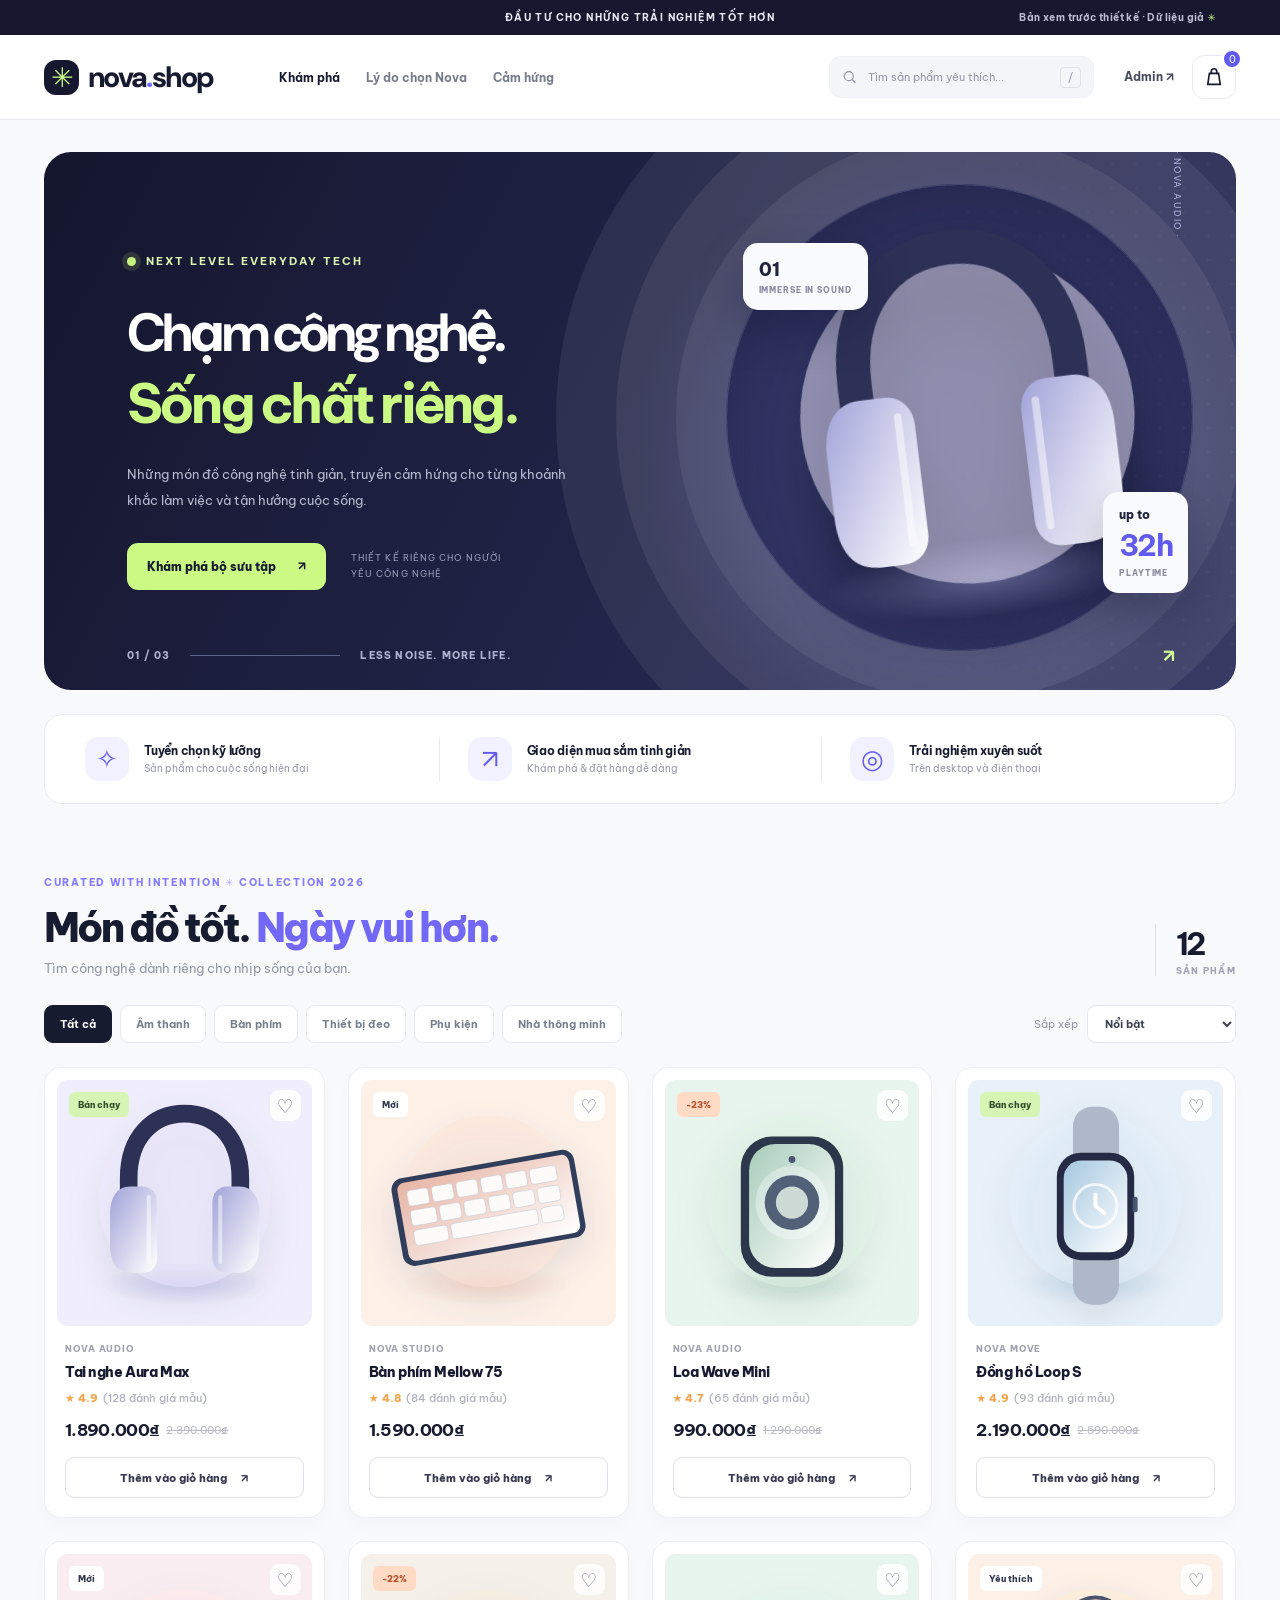
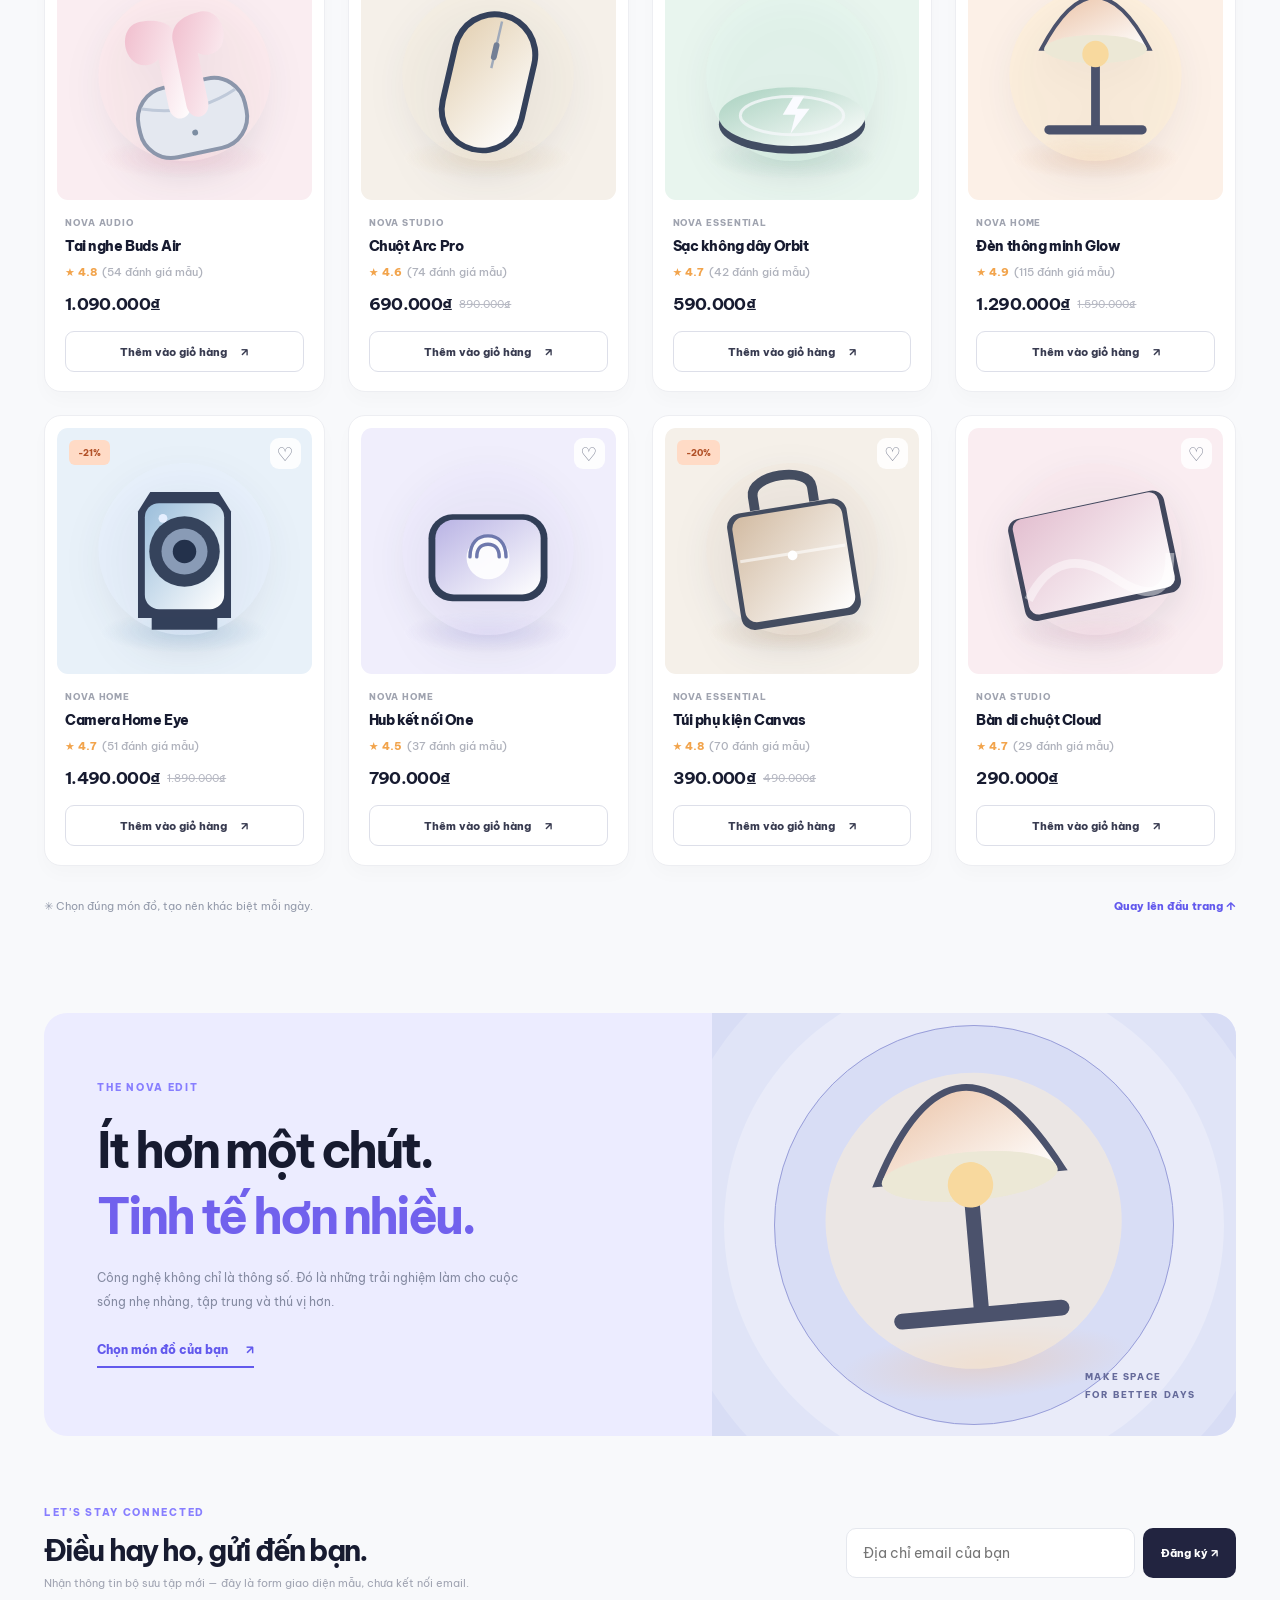
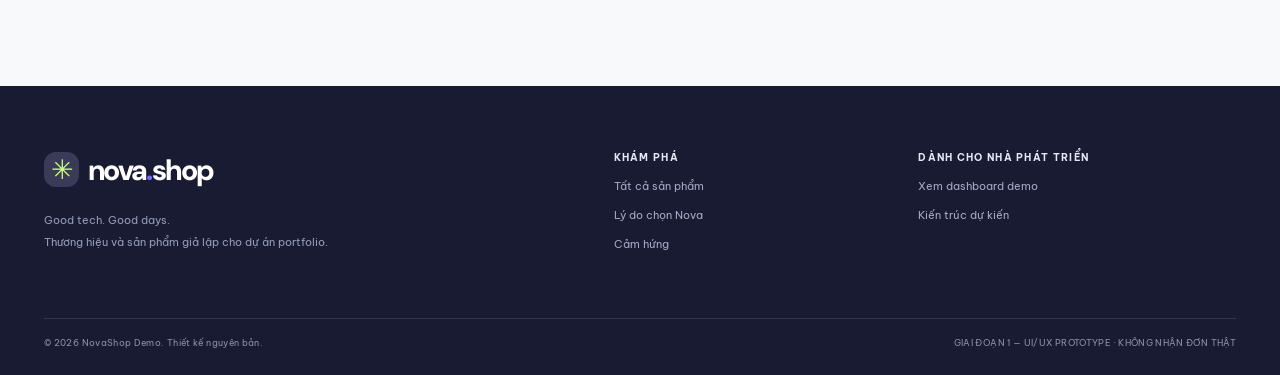
<file: index.html>
<!DOCTYPE html>
<html lang="vi">
<head>
  <meta charset="UTF-8"><meta name="viewport" content="width=device-width,initial-scale=1"><meta name="theme-color" content="#11162d">
  <meta name="description" content="NovaShop — bản thiết kế giao diện thương mại điện tử hiện đại dành cho thiết bị và phụ kiện công nghệ.">
  <title>NovaShop — Công nghệ theo chất riêng</title>
  <link rel="icon" href="assets/brand.svg" type="image/svg+xml"><link rel="stylesheet" href="styles.css">
  <script defer src="design-data.js"></script><script defer src="store.js"></script>
</head>
<body>
<div class="announcement"><span>ĐẦU TƯ CHO NHỮNG TRẢI NGHIỆM TỐT HƠN</span><span class="announcement-right">Bản xem trước thiết kế · Dữ liệu giả <span aria-hidden="true">✳</span></span></div>
<header class="header" id="top"><div class="shell header-inner">
  <a class="brand" href="./index.html" aria-label="NovaShop, trang chủ"><span class="brand-star">✳</span><span>nova<span class="brand-accent">.</span>shop</span></a>
  <nav class="main-nav" aria-label="Điều hướng chính"><a class="nav-active" href="#products">Khám phá</a><a href="#features">Lý do chọn Nova</a><a href="#journal">Cảm hứng</a></nav>
  <label class="search-box"><svg viewBox="0 0 24 24" width="20" height="20" fill="none" stroke="currentColor" stroke-width="1.8"><circle cx="10.7" cy="10.7" r="7"/><path d="m16 16 5 5"/></svg><input id="search" type="search" placeholder="Tìm sản phẩm yêu thích..." aria-label="Tìm kiếm sản phẩm"><span class="search-shortcut">/</span></label>
  <div class="header-actions"><a class="admin-entry" href="admin.html" title="Xem bản thiết kế trang quản trị">Admin ↗</a><button class="icon-button" id="cart-toggle" aria-label="Mở giỏ hàng"><svg viewBox="0 0 24 24" fill="none" stroke="currentColor" stroke-width="1.8" width="22" height="22"><path d="M7 8h10l1.8 12H5.2L7 8Z"/><path d="M9 9V6a3 3 0 0 1 6 0v3"/></svg><span id="cart-count" class="cart-count">0</span></button></div>
</div></header>
<main>
<section class="hero shell" aria-labelledby="hero-title"><div class="hero-panel">
 <div class="hero-content"><span class="hero-topline"><i></i> NEXT LEVEL EVERYDAY TECH</span><h1 id="hero-title">Chạm công nghệ.<br><em>Sống chất riêng.</em></h1><p>Những món đồ công nghệ tinh giản, truyền cảm hứng cho từng khoảnh khắc làm việc và tận hưởng cuộc sống.</p>
 <div class="hero-actions"><a class="button button-light" href="#products">Khám phá bộ sưu tập <span>↗</span></a><span class="hero-caption">THIẾT KẾ RIÊNG CHO NGƯỜI YÊU CÔNG NGHỆ</span></div></div>
 <div class="hero-visual" aria-hidden="true"><div class="hero-halo"></div><div class="hero-circle-text">NEW GENERATION SOUND · NOVA AUDIO ·</div><img src="assets/headphones.svg" alt=""><div class="hero-float top">01 <span>IMMERSE IN SOUND</span></div><div class="hero-float bottom">up to <strong>32h</strong> <span>PLAYTIME</span></div></div>
 <div class="hero-bottom"><span>01 / 03</span><span class="hero-line"></span><span>LESS NOISE. MORE LIFE.</span><span>↗</span></div></div></section>
<section class="trust-strip shell" id="features" aria-label="Cam kết dịch vụ"><div><span class="trust-icon">✧</span><span><strong>Tuyển chọn kỹ lưỡng</strong><small>Sản phẩm cho cuộc sống hiện đại</small></span></div><div><span class="trust-icon">↗</span><span><strong>Giao diện mua sắm tinh giản</strong><small>Khám phá & đặt hàng dễ dàng</small></span></div><div><span class="trust-icon">◎</span><span><strong>Trải nghiệm xuyên suốt</strong><small>Trên desktop và điện thoại</small></span></div></section>
<section class="catalog shell" id="products" aria-labelledby="products-heading"><div class="section-overline">CURATED WITH INTENTION <span>✳</span> COLLECTION 2026</div><div class="section-heading"><div><h2 id="products-heading">Món đồ tốt. <em>Ngày vui hơn.</em></h2><p>Tìm công nghệ dành riêng cho nhịp sống của bạn.</p></div><div class="product-counter"><strong id="result-count">12</strong><span>SẢN PHẨM</span></div></div>
<div class="catalog-tools"><div class="category-scroll" id="category-filters" aria-label="Lọc danh mục"></div><label class="sort-control">Sắp xếp <select id="sort-select" aria-label="Sắp xếp sản phẩm"><option value="featured">Nổi bật</option><option value="price-asc">Giá: thấp đến cao</option><option value="price-desc">Giá: cao đến thấp</option><option value="rating">Đánh giá cao</option></select></label></div>
<div class="products-grid" id="products-grid" aria-live="polite"></div><div class="catalog-footer"><span>✳ Chọn đúng món đồ, tạo nên khác biệt mỗi ngày.</span><a href="#top">Quay lên đầu trang ↑</a></div></section>
<section class="editorial shell" id="journal"><div class="editorial-content"><div class="section-overline">THE NOVA EDIT</div><h2>Ít hơn một chút.<br><em>Tinh tế hơn nhiều.</em></h2><p>Công nghệ không chỉ là thông số. Đó là những trải nghiệm làm cho cuộc sống nhẹ nhàng, tập trung và thú vị hơn.</p><a class="text-cta" href="#products">Chọn món đồ của bạn <span>↗</span></a></div><div class="editorial-visual"><div class="editorial-orbit"></div><img src="assets/lamp.svg" alt="Minh họa đèn thông minh Glow"><span>MAKE SPACE<br>FOR BETTER DAYS</span></div></section>
<section class="newsletter shell"><div><div class="section-overline">LET'S STAY CONNECTED</div><h2>Điều hay ho, gửi đến bạn.</h2><p>Nhận thông tin bộ sưu tập mới — đây là form giao diện mẫu, chưa kết nối email.</p></div><form id="newsletter-form"><label class="sr-only" for="newsletter-email">Email</label><input id="newsletter-email" type="email" required placeholder="Địa chỉ email của bạn"><button type="submit">Đăng ký ↗</button><p id="newsletter-message" role="status"></p></form></section>
</main>
<footer class="footer"><div class="shell footer-main"><div><a class="brand brand-footer" href="#top"><span class="brand-star">✳</span><span>nova<span class="brand-accent">.</span>shop</span></a><p>Good tech. Good days.<br>Thương hiệu và sản phẩm giả lập cho dự án portfolio.</p></div><div><strong>KHÁM PHÁ</strong><a href="#products">Tất cả sản phẩm</a><a href="#features">Lý do chọn Nova</a><a href="#journal">Cảm hứng</a></div><div><strong>DÀNH CHO NHÀ PHÁT TRIỂN</strong><a href="admin.html">Xem dashboard demo</a><a href="docs/KIEN_TRUC_HE_THONG.md">Kiến trúc dự kiến</a></div></div><div class="shell footer-bottom"><span>© 2026 NovaShop Demo. Thiết kế nguyên bản.</span><span>GIAI ĐOẠN 1 — UI/UX PROTOTYPE · KHÔNG NHẬN ĐƠN THẬT</span></div></footer>
<div class="overlay" id="overlay" hidden></div>
<aside class="cart-drawer" id="cart-drawer" role="dialog" aria-modal="true" aria-labelledby="cart-title" hidden><div class="drawer-head"><div><span>YOUR SELECTION</span><h2 id="cart-title">Giỏ hàng <i id="drawer-count">0</i></h2></div><button type="button" class="close-button" data-close aria-label="Đóng giỏ hàng">×</button></div><div id="cart-items" class="cart-items"></div><div class="cart-foot"><div class="cart-subtotal"><span>Tạm tính</span><strong id="cart-subtotal">0₫</strong></div><p>Chỉ mô phỏng mua sắm, chưa tạo giao dịch thực tế.</p><button class="button button-primary full" id="checkout-open">Tiến hành đặt hàng <span>↗</span></button></div></aside>
<dialog class="product-modal" id="product-modal" aria-label="Chi tiết sản phẩm"><button type="button" class="close-button modal-close" data-modal-close aria-label="Đóng chi tiết">×</button><div id="product-modal-body"></div></dialog>
<dialog class="checkout-modal" id="checkout-modal" aria-labelledby="checkout-title"><div class="checkout-header"><div class="section-overline">DEMO CHECKOUT</div><h2 id="checkout-title">Thông tin đặt hàng</h2><p>Đơn hàng chỉ lưu trong trình duyệt của bạn, không gửi đến cửa hàng thật.</p></div><form id="checkout-form"><div class="form-group"><label>Họ và tên *</label><input name="name" required maxlength="80" placeholder="Khách hàng Demo"></div><div class="form-group"><label>Số điện thoại *</label><input name="phone" required minlength="9" maxlength="15" placeholder="0900000000"></div><div class="form-group"><label>Địa chỉ giao hàng giả lập *</label><input name="address" required maxlength="180" placeholder="123 Đường Mẫu, Quận Demo"></div><div class="form-group"><label>Ghi chú</label><textarea name="note" maxlength="300" rows="2" placeholder="Ví dụ: Giao giờ hành chính"></textarea></div><div class="checkout-total"><span>Tổng tiền giả lập</span><strong id="checkout-total">0₫</strong></div><div class="checkout-actions"><button type="button" class="button button-quiet" id="checkout-cancel">Quay lại</button><button type="submit" class="button button-primary">Tạo đơn demo ↗</button></div><p id="checkout-msg" role="status"></p></form></dialog>
<div class="toast" id="toast" role="status" aria-live="polite"></div>
</body></html>
</file>
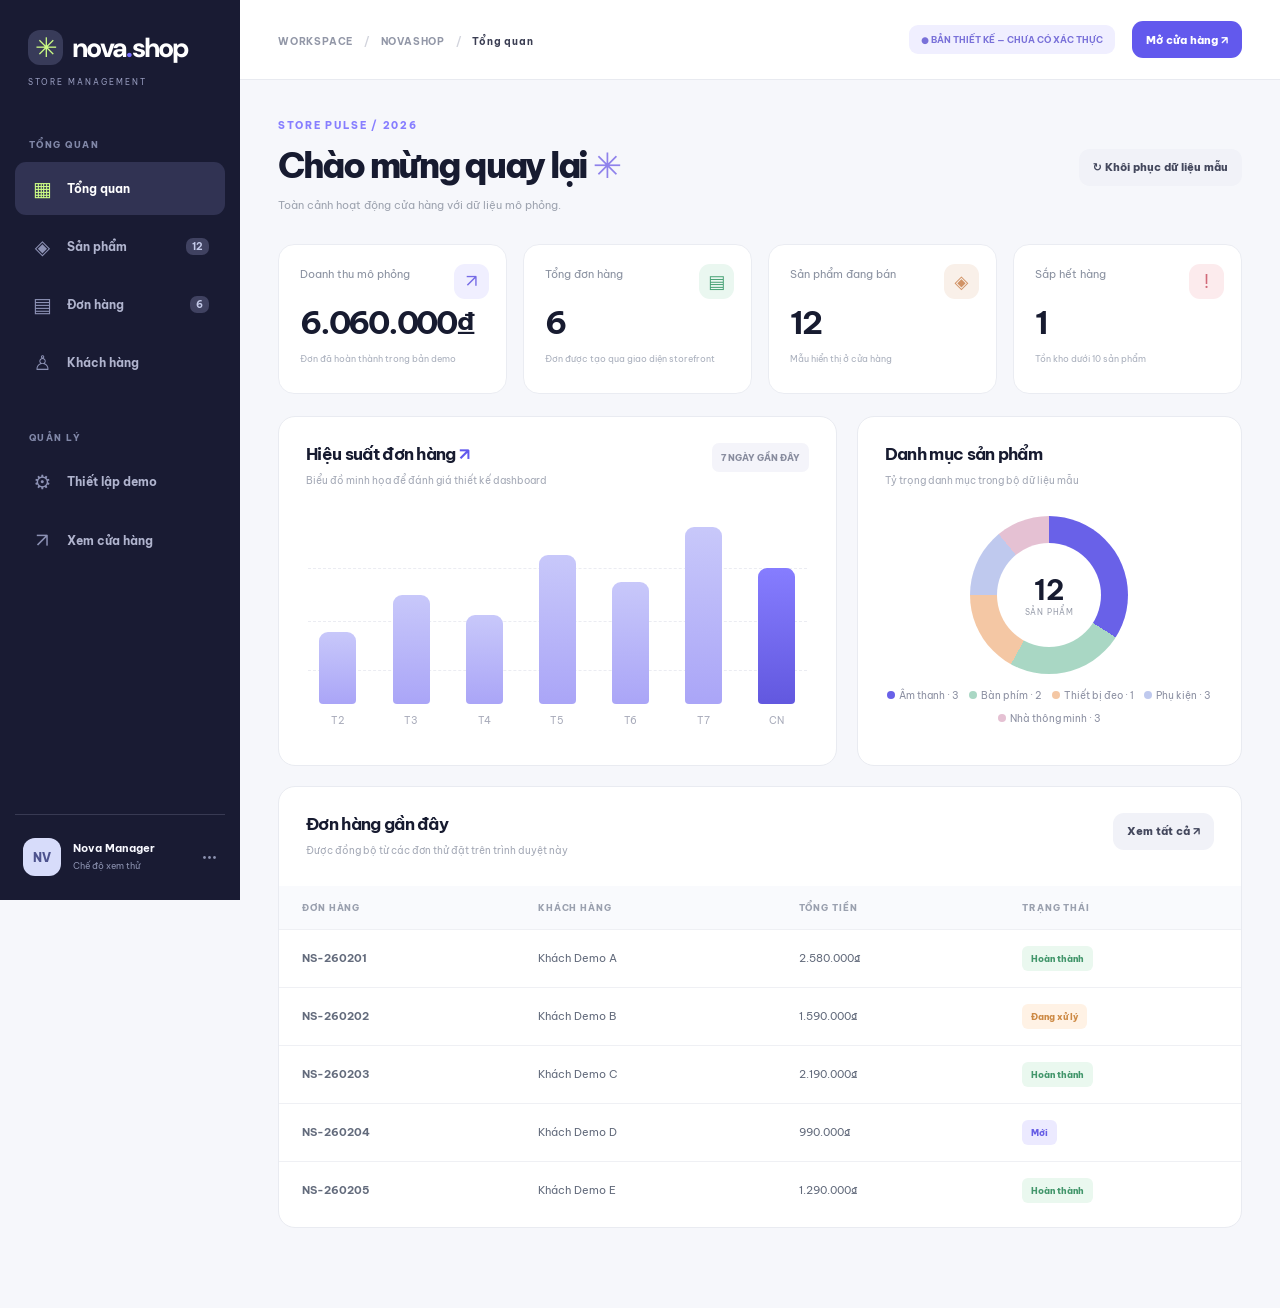
<file: admin.html>
<!DOCTYPE html><html lang="vi"><head><meta charset="UTF-8"><meta name="viewport" content="width=device-width,initial-scale=1"><meta name="theme-color" content="#10152c"><title>Nova Admin — Quản trị cửa hàng (Prototype)</title><link rel="icon" href="assets/brand.svg" type="image/svg+xml"><link rel="stylesheet" href="styles.css"><script defer src="design-data.js"></script><script defer src="admin.js"></script></head>
<body class="admin-page"><div class="admin-layout"><aside class="admin-sidebar"><a href="index.html" class="brand sidebar-brand"><span class="brand-star">✳</span><span>nova<span class="brand-accent">.</span>shop</span></a><div class="sidebar-caption">STORE MANAGEMENT</div><div class="sidegroup">TỔNG QUAN</div><nav class="admin-links" id="admin-nav"><button data-tab="overview" class="active"><span>▦</span> Tổng quan</button><button data-tab="products"><span>◈</span> Sản phẩm <span class="nav-count" id="nav-product-count">12</span></button><button data-tab="orders"><span>▤</span> Đơn hàng <span class="nav-count" id="nav-order-count">0</span></button><button data-tab="customers"><span>♙</span> Khách hàng</button></nav><div class="sidegroup space-top">QUẢN LÝ</div><div class="admin-links"><button data-tab="settings"><span>⚙</span> Thiết lập demo</button><a href="index.html"><span>↗</span> Xem cửa hàng</a></div><div class="sidebar-bottom"><div class="avatar">NV</div><div><strong>Nova Manager</strong><span>Chế độ xem thử</span></div><span class="sidebar-dots">•••</span></div></aside>
<div class="admin-body"><header class="admin-header"><div><span class="breadcrumb">WORKSPACE <span>/</span> NOVASHOP <span>/</span> <strong id="current-page">Tổng quan</strong></span></div><div class="admin-header-actions"><span class="preview-badge">● BẢN THIẾT KẾ — CHƯA CÓ XÁC THỰC</span><a class="button button-primary small" href="index.html">Mở cửa hàng ↗</a></div></header><main class="admin-main"><section class="admin-view active" data-view="overview"><div class="admin-title-row"><div><div class="section-overline">STORE PULSE / 2026</div><h1>Chào mừng quay lại <span>✳</span></h1><p>Toàn cảnh hoạt động cửa hàng với dữ liệu mô phỏng.</p></div><button class="button button-quiet small" id="reset-demo">↻ Khôi phục dữ liệu mẫu</button></div><div class="kpi-grid"><div class="kpi"><span>Doanh thu mô phỏng</span><strong id="kpi-revenue">0₫</strong><small>Đơn đã hoàn thành trong bản demo</small><div class="kpi-symbol">↗</div></div><div class="kpi"><span>Tổng đơn hàng</span><strong id="kpi-orders">0</strong><small>Đơn được tạo qua giao diện storefront</small><div class="kpi-symbol">▤</div></div><div class="kpi"><span>Sản phẩm đang bán</span><strong id="kpi-products">12</strong><small>Mẫu hiển thị ở cửa hàng</small><div class="kpi-symbol">◈</div></div><div class="kpi"><span>Sắp hết hàng</span><strong id="kpi-low">0</strong><small>Tồn kho dưới 10 sản phẩm</small><div class="kpi-symbol">!</div></div></div><div class="admin-panels"><section class="admin-card chart-card"><div class="panel-head"><div><h2>Hiệu suất đơn hàng <span>↗</span></h2><p>Biểu đồ minh họa để đánh giá thiết kế dashboard</p></div><span class="panel-pill">7 NGÀY GẦN ĐÂY</span></div><div class="bar-chart" aria-label="Biểu đồ cột dữ liệu mẫu"><div class="chart-gridline"></div><div class="chart-gridline"></div><div class="chart-gridline"></div><div class="bar-group"><div style="height:35%"></div><span>T2</span></div><div class="bar-group"><div style="height:53%"></div><span>T3</span></div><div class="bar-group"><div style="height:43%"></div><span>T4</span></div><div class="bar-group"><div style="height:72%"></div><span>T5</span></div><div class="bar-group"><div style="height:59%"></div><span>T6</span></div><div class="bar-group"><div style="height:86%"></div><span>T7</span></div><div class="bar-group active"><div style="height:66%"></div><span>CN</span></div></div></section><section class="admin-card category-card"><div class="panel-head"><div><h2>Danh mục sản phẩm</h2><p>Tỷ trọng danh mục trong bộ dữ liệu mẫu</p></div></div><div class="donut"><div><strong id="donut-total">12</strong><span>SẢN PHẨM</span></div></div><div class="category-breakdown" id="category-breakdown"></div></section></div><section class="admin-card recent-card"><div class="panel-head"><div><h2>Đơn hàng gần đây</h2><p>Được đồng bộ từ các đơn thử đặt trên trình duyệt này</p></div><button class="button button-quiet small" data-go="orders">Xem tất cả ↗</button></div><div id="recent-orders"></div></section></section>
<section class="admin-view" data-view="products"><div class="admin-title-row"><div><div class="section-overline">INVENTORY / CATALOG</div><h1>Quản lý sản phẩm</h1><p>Chỉnh sửa nhanh hàng hóa trong dữ liệu trình duyệt.</p></div><button class="button button-primary small" id="add-product">+ Thêm sản phẩm</button></div><div class="admin-card list-card"><div class="list-toolbar"><div><strong id="product-title-count">12 sản phẩm</strong><span>Danh sách sản phẩm mẫu</span></div><input id="admin-search-products" type="search" placeholder="Tìm tên sản phẩm..."></div><div class="table-wrapper"><table class="admin-table"><thead><tr><th>SẢN PHẨM</th><th>DANH MỤC</th><th>GIÁ BÁN</th><th>TỒN KHO</th><th>TRẠNG THÁI</th><th></th></tr></thead><tbody id="admin-products-body"></tbody></table></div></div></section>
<section class="admin-view" data-view="orders"><div class="admin-title-row"><div><div class="section-overline">FULFILLMENT / ORDERS</div><h1>Quản lý đơn hàng</h1><p>Thay đổi trạng thái đơn hàng mẫu và quan sát dashboard cập nhật.</p></div></div><div class="admin-card list-card"><div class="list-toolbar"><div><strong id="order-title-count">0 đơn hàng</strong><span>Tạo thử đơn tại trang cửa hàng để có dữ liệu</span></div><select id="order-filter"><option value="all">Tất cả trạng thái</option><option value="Mới">Đơn mới</option><option value="Đang xử lý">Đang xử lý</option><option value="Hoàn thành">Hoàn thành</option><option value="Đã hủy">Đã hủy</option></select></div><div class="table-wrapper"><table class="admin-table"><thead><tr><th>MÃ ĐƠN</th><th>KHÁCH HÀNG</th><th>THỜI ĐIỂM</th><th>TỔNG TIỀN</th><th>TRẠNG THÁI</th><th>THAO TÁC</th></tr></thead><tbody id="admin-orders-body"></tbody></table></div></div></section>
<section class="admin-view" data-view="customers"><div class="admin-title-row"><div><div class="section-overline">PEOPLE / CUSTOMERS</div><h1>Khách hàng</h1><p>Khách hàng mẫu được tạo từ đơn hàng thử.</p></div></div><div class="admin-card list-card"><div class="table-wrapper"><table class="admin-table"><thead><tr><th>KHÁCH HÀNG</th><th>SỐ ĐIỆN THOẠI</th><th>SỐ ĐƠN</th><th>TỔNG GIÁ TRỊ</th></tr></thead><tbody id="admin-customers-body"></tbody></table></div></div></section>
<section class="admin-view" data-view="settings"><div class="admin-title-row"><div><div class="section-overline">SETUP / PROTOTYPE</div><h1>Thiết lập giao diện</h1><p>Bản thiết kế trước khi tích hợp database và xác thực thực tế.</p></div></div><div class="admin-card settings-card"><h2>Giới hạn bản xem trước</h2><p>Đây là bản thử nghiệm UI sử dụng LocalStorage. Trang quản trị chưa có đăng nhập, phân quyền hoặc xác thực API. Không nhập thông tin cá nhân thật và không triển khai bản prototype làm website bán hàng chính thức.</p><div class="setting-row"><div><strong>Thương hiệu</strong><span>NovaShop · Công nghệ và phụ kiện</span></div><span>DEMO</span></div><div class="setting-row"><div><strong>Chế độ thanh toán</strong><span>Đơn hàng giả lập; không có cổng thanh toán</span></div><span>KHÔNG THU TIỀN</span></div><div class="setting-row"><div><strong>Cơ sở dữ liệu dự kiến</strong><span>Neon PostgreSQL; chưa kết nối</span></div><span>PLANNED</span></div></div></section></main></div></div>
<dialog id="product-edit-dialog" class="product-edit-dialog"><form id="product-edit-form"><div class="form-top"><div class="section-overline">CATALOG EDITOR</div><h2 id="product-edit-title">Chỉnh sửa sản phẩm</h2><p>Thay đổi này chỉ lưu trong trình duyệt của bạn.</p></div><input type="hidden" name="id"><div class="form-group"><label>Tên sản phẩm *</label><input name="name" required maxlength="80"></div><div class="form-group"><label>Danh mục</label><select name="category"><option>Âm thanh</option><option>Bàn phím</option><option>Thiết bị đeo</option><option>Phụ kiện</option><option>Nhà thông minh</option></select></div><div class="form-two"><div class="form-group"><label>Giá (VNĐ) *</label><input name="price" type="number" min="1000" required></div><div class="form-group"><label>Tồn kho *</label><input name="inventory" type="number" min="0" required></div></div><div class="checkout-actions"><button class="button button-quiet" type="button" id="product-edit-cancel">Hủy</button><button class="button button-primary" type="submit">Lưu thay đổi ↗</button></div></form></dialog>
<div class="toast" id="toast" role="status" aria-live="polite"></div></body></html>
</file>
<file: styles.css>
@import url('https://fonts.googleapis.com/css2?family=Be+Vietnam+Pro:wght@400;500;600;700;800&family=DM+Sans:wght@400;500;600;700;800&display=swap');
:root{--ink:#171b30;--muted:#7c8293;--line:#e8eaf0;--body:#f8f9fb;--white:#fff;--primary:#6259ed;--dark:#16182f;--lime:#cafa84;--radius:20px;--shadow:0 24px 70px rgba(37,40,77,.07);font-family:'Be Vietnam Pro','DM Sans',system-ui,sans-serif}*{box-sizing:border-box}html{scroll-behavior:smooth}body{margin:0;color:var(--ink);background:var(--body);font-size:14px;-webkit-font-smoothing:antialiased}button,input,textarea,select{font:inherit}button{cursor:pointer}button:disabled{opacity:.45;cursor:not-allowed}a{color:inherit;text-decoration:none}h1,h2,h3,p{margin-top:0}h1,h2,h3{letter-spacing:-.065em}img{max-width:100%}[hidden]{display:none!important}.shell{width:min(1300px,calc(100% - 88px));margin-inline:auto}.sr-only{position:absolute!important;width:1px;height:1px;overflow:hidden;clip:rect(0,0,0,0)}.announcement{height:35px;background:#171830;color:#e9eaf6;display:flex;align-items:center;justify-content:center;font-size:10px;font-weight:700;letter-spacing:.14em;position:relative}.announcement-right{position:absolute;right:5%;font-size:10px;letter-spacing:.04em;color:#bbbdd2}.announcement-right span{color:var(--lime)}.header{height:85px;background:rgba(255,255,255,.97);border-bottom:1px solid var(--line);position:sticky;top:0;z-index:50;backdrop-filter:blur(12px)}.header-inner{height:100%;display:flex;gap:30px;align-items:center}.brand{display:inline-flex;align-items:center;gap:9px;font-family:'DM Sans',sans-serif;font-size:29px;font-weight:800;letter-spacing:-1.7px;white-space:nowrap}.brand-star{display:inline-grid;place-items:center;width:35px;height:35px;background:var(--dark);border-radius:12px;color:var(--lime);font-size:27px;font-weight:400}.brand-accent{color:#746cff}.main-nav{display:flex;gap:26px;align-items:center;margin-left:35px;white-space:nowrap}.main-nav a{color:#777b8a;font-size:12px;font-weight:700;transition:color .2s}.main-nav a:hover,.main-nav .nav-active{color:var(--dark)}.search-box{height:42px;background:#f4f5f9;border:1px solid #f1f2f6;border-radius:11px;display:flex;align-items:center;gap:9px;padding:0 12px;color:#8b91a2;margin-left:auto;min-width:190px;width:265px}.search-box input{background:transparent;border:0;outline:0;min-width:0;width:100%;font-size:11px;color:var(--ink)}.search-box input::placeholder{color:#9498a5}.search-shortcut{border:1px solid #dfe1e8;border-radius:4px;font-size:10px;padding:3px 7px}.header-actions{display:flex;align-items:center;gap:18px}.admin-entry{font-size:12px;font-weight:700;color:#494c5c;white-space:nowrap}.admin-entry:hover{color:var(--primary)}.icon-button{position:relative;width:44px;height:44px;border-radius:12px;border:1px solid #e8e9f0;background:#fff;display:grid;place-items:center;color:var(--ink)}.cart-count{position:absolute;right:-7px;top:-7px;min-width:20px;height:20px;display:grid;place-items:center;background:var(--primary);color:white;font-size:10px;border:2px solid white;border-radius:50%;padding-inline:3px}.hero{padding-top:32px}.hero-panel{min-height:530px;border-radius:27px;background:radial-gradient(circle at 75% 55%,#434781 0%,transparent 32%),linear-gradient(118deg,#15172f 3%,#24264d 64%,#2b2c59);color:white;position:relative;display:grid;grid-template-columns:1.1fr .9fr;overflow:hidden}.hero-panel::before{content:'';position:absolute;inset:0;background-image:radial-gradient(#9d9cce 1px, transparent 1px);background-size:24px 24px;opacity:.08;mask-image:linear-gradient(90deg,transparent 48%,black 100%)}.hero-content{position:relative;z-index:2;padding:102px 0 100px 83px}.hero-topline{color:#ddf6b2;letter-spacing:.18em;font-size:11px;font-weight:700;display:flex;align-items:center;gap:10px}.hero-topline i{width:9px;height:9px;background:#c6f47f;border-radius:50%;box-shadow:0 0 0 5px #c6f47f22}.hero-content h1{font-family:'DM Sans','Be Vietnam Pro',sans-serif;font-size:clamp(42px,4.2vw,67px);font-weight:700;line-height:1.31;margin:30px 0 20px;letter-spacing:-.07em}.hero-content h1 em{font-family:'Be Vietnam Pro',sans-serif;font-style:normal;color:var(--lime);font-weight:700}.hero-content p{font-size:13px;line-height:2;color:#b9bcd0;max-width:470px}.hero-actions{display:flex;align-items:center;gap:25px;margin-top:30px}.button{min-height:47px;border:0;border-radius:11px;padding:13px 20px;font-size:12px;font-weight:800;display:inline-flex;align-items:center;justify-content:center;gap:22px;white-space:nowrap;transition:transform .2s,background .2s}.button:hover{transform:translateY(-2px)}.button-light{color:#171a30;background:var(--lime)}.button-primary{background:var(--primary);color:white}.button-primary:hover{background:#5149da}.button-quiet{background:#f1f2f8;color:#44485d}.button.small{min-height:37px;padding:10px 14px;font-size:11px}.button.full{width:100%}.hero-caption{font-size:9px;letter-spacing:.12em;color:#9b9db7;line-height:1.8;max-width:160px}.hero-visual{position:relative;z-index:1;display:flex;align-items:center;justify-content:center;min-width:0}.hero-halo{position:absolute;left:5%;top:6%;width:87%;aspect-ratio:1;border:1px solid #878bb350;border-radius:50%;box-shadow:0 0 0 50px #fff1,0 0 0 110px #fff1,0 0 0 170px #fff1}.hero-visual>img{position:relative;width:min(460px,85%);filter:drop-shadow(2px 30px 30px #0a0a20aa);transform:rotate(-7deg);z-index:1}.hero-circle-text{position:absolute;right:10%;top:16%;color:#abb2dd;font-size:9px;letter-spacing:.17em;transform:rotate(90deg);transform-origin:right top}.hero-float{position:absolute;z-index:4;background:#f9fafe;color:#20243b;border-radius:15px;box-shadow:0 18px 45px #090b2544;padding:15px 16px;font-weight:800;font-size:18px;display:grid;gap:4px}.hero-float span{font-size:8px;letter-spacing:.11em;color:#8b8ca2;font-weight:800}.hero-float.top{left:8%;top:17%}.hero-float.bottom{right:9%;bottom:18%;font-size:12px}.hero-float.bottom strong{font-size:30px;color:var(--primary);letter-spacing:-.06em}.hero-bottom{position:absolute;bottom:22px;left:83px;right:60px;display:flex;align-items:center;gap:20px;font-size:10px;font-weight:800;letter-spacing:.12em;color:#adb0ce}.hero-line{height:1px;max-width:150px;width:20%;background:#5d6288}.hero-bottom span:last-child{margin-left:auto;font-size:18px;color:var(--lime)}.trust-strip{display:grid;grid-template-columns:repeat(3,1fr);margin-top:24px;margin-bottom:72px;border:1px solid var(--line);border-radius:18px;background:white;padding:22px 30px;gap:18px}.trust-strip>div{display:flex;align-items:center;gap:15px;padding-left:10px}.trust-strip>div:not(:last-child){border-right:1px solid var(--line)}.trust-icon{width:44px;height:44px;border-radius:14px;background:#f2f1ff;color:var(--primary);display:grid;place-items:center;font-size:26px}.trust-strip strong{display:block;font-size:12px;letter-spacing:-.02em;margin-bottom:4px}.trust-strip small{display:block;font-size:10px;color:#9398a7}.section-overline{font-size:10px;letter-spacing:.17em;color:#877eff;font-weight:800}.section-overline span{color:#b2acff}.section-heading{display:flex;align-items:end;justify-content:space-between;margin:13px 0 29px;gap:22px}.section-heading h2{font-size:clamp(29px,3.1vw,44px);line-height:1.3;margin:0 0 7px;font-weight:800}.section-heading h2 em{color:#7367f5;font-style:normal}.section-heading p{font-size:13px;color:#9298a4;margin:0}.product-counter{border-left:1px solid #dde0e8;padding-left:20px;display:flex;flex-direction:column;gap:2px}.product-counter strong{font-size:31px;letter-spacing:-.08em}.product-counter span{font-size:9px;letter-spacing:.14em;color:#a2a5b4;font-weight:800}.catalog-tools{display:flex;justify-content:space-between;gap:16px;margin-bottom:24px;align-items:center}.category-scroll{display:flex;flex-wrap:wrap;gap:8px}.category-button{border:1px solid #e9eaf1;background:#fff;border-radius:9px;padding:11px 15px;color:#777f8d;font-size:11px;font-weight:700;transition:all .2s}.category-button:hover{color:var(--primary)}.category-button.active{background:var(--ink);color:white;border-color:var(--ink)}.sort-control{white-space:nowrap;font-size:11px;color:#9296a3}.sort-control select{border:1px solid #e5e7ee;border-radius:9px;padding:10px 13px;margin-left:6px;background:white;color:#3e4351;max-width:180px;font-weight:700}.products-grid{display:grid;grid-template-columns:repeat(4,minmax(0,1fr));gap:23px}.product-card{background:white;border:1px solid #edeef2;border-radius:17px;padding:12px 12px 19px;box-shadow:0 9px 18px #15183305;transition:transform .25s,box-shadow .25s;min-width:0}.product-card:hover{transform:translateY(-6px);box-shadow:var(--shadow)}.product-image{height:246px;border-radius:11px;position:relative;overflow:hidden;display:flex;align-items:center;justify-content:center;cursor:pointer}.tone-lavender{background:#f0eefc}.tone-peach{background:#fcf0e7}.tone-mint{background:#e8f5ee}.tone-sky{background:#e8f1f9}.tone-rose{background:#faedf1}.tone-sand{background:#f5f0e9}.product-image img{width:92%;height:92%;object-fit:contain;transition:transform .35s;filter:drop-shadow(0 12px 18px #19213a1d)}.product-card:hover img{transform:scale(1.08) rotate(-2deg)}.product-badge{position:absolute;left:12px;top:12px;border-radius:6px;background:white;padding:7px 9px;font-size:9px;font-weight:800;color:#343b51}.product-badge.hot{background:#d6f5b5;color:#324e2b}.product-badge.sale{background:#ffdbc6;color:#b25128}.product-wish{position:absolute;right:11px;top:10px;width:31px;height:31px;border:0;border-radius:9px;background:#ffffffdd;font-size:19px;color:#777c8f;display:grid;place-items:center}.product-wish.active{color:#ef5d78}.product-info{padding:17px 8px 0}.product-brand{font-size:9px;color:#a0a4b0;letter-spacing:.1em;font-weight:800}.product-info h3{font-size:14px;margin:9px 0 9px;font-weight:800;letter-spacing:-.03em;min-height:19px;cursor:pointer}.rating-line{color:#f2a44c;display:flex;align-items:center;gap:5px;font-weight:800;font-size:11px}.rating-line span{color:#afb2bc;font-weight:500}.price-row{display:flex;align-items:center;gap:7px;flex-wrap:wrap;margin-top:14px;margin-bottom:16px}.price-row strong{font-size:17px;letter-spacing:-.04em}.price-row del{font-size:11px;color:#b8bac4}.add-cart{display:flex;align-items:center;justify-content:center;gap:14px;border:1px solid #dddfe9;width:100%;border-radius:9px;background:#fff;min-height:41px;font-size:11px;font-weight:800;color:#383b50}.add-cart:hover{background:#242744;color:white}.empty-state{grid-column:1/-1;text-align:center;padding:60px 20px;color:#83889c;background:#fff;border:1px dashed #d3d5e2;border-radius:16px}.empty-state strong{display:block;font-size:18px;color:#383d50}.catalog-footer{display:flex;align-items:center;justify-content:space-between;margin:33px 0 100px;font-size:11px;color:#939aaa}.catalog-footer a{color:var(--primary);font-weight:800}.editorial{display:grid;grid-template-columns:1.12fr .88fr;min-height:400px;border-radius:23px;overflow:hidden;background:#ececff;margin-bottom:70px}.editorial-content{padding:68px 8%;display:flex;flex-direction:column;align-items:flex-start;justify-content:center}.editorial h2{font-size:clamp(32px,3.8vw,54px);line-height:1.35;margin:24px 0 16px}.editorial h2 em{font-style:normal;color:#7161ed}.editorial p{font-size:12px;max-width:440px;line-height:2;color:#858ba2}.text-cta{font-weight:800;border-bottom:2px solid var(--primary);padding-bottom:8px;color:var(--primary);margin-top:16px;font-size:12px}.text-cta span{margin-left:15px}.editorial-visual{background:#d8ddf5;position:relative;overflow:hidden;display:grid;place-items:center}.editorial-visual img{max-height:370px;position:relative;z-index:2;width:85%;transform:rotate(-5deg)}.editorial-orbit{position:absolute;border:1px solid #999ed9;border-radius:50%;height:400px;width:400px;box-shadow:0 0 0 50px #fff4,0 0 0 110px #fff3}.editorial-visual span{position:absolute;bottom:32px;right:40px;font-size:9px;line-height:2;letter-spacing:.18em;font-weight:800;color:#666b9b;z-index:3}.newsletter{display:flex;align-items:center;justify-content:space-between;gap:24px;margin-bottom:85px}.newsletter h2{margin:13px 0 7px;font-size:29px}.newsletter p{font-size:11px;color:#a0a4b2}.newsletter form{display:flex;align-items:center;gap:8px;position:relative;min-width:390px}.newsletter input{flex:1;min-width:0;height:50px;background:white;border:1px solid #e5e8ee;border-radius:10px;padding:0 16px;outline:none}.newsletter form>button{border:0;border-radius:10px;height:50px;background:#222440;color:white;font-weight:800;font-size:11px;padding:0 18px}.newsletter form>p{position:absolute;top:50px;left:0}.footer{background:#191b33;color:#e9eafb}.footer-main{display:grid;grid-template-columns:2fr 1fr 1.2fr;gap:40px;padding-block:65px}.brand-footer{color:white}.brand-footer .brand-star{background:#393b59}.footer-main p{color:#979cb6;line-height:2;font-size:11px;margin:20px 0 0}.footer-main>div:not(:first-child){display:flex;flex-direction:column;align-items:flex-start;gap:15px}.footer-main strong{font-size:10px;letter-spacing:.13em;color:#e6e8f8}.footer-main a:not(.brand){font-size:11px;color:#a7aac5}.footer-bottom{border-top:1px solid #33354b;display:flex;justify-content:space-between;padding:18px 0 27px;font-size:9px;color:#8f91a7;letter-spacing:.04em}
/* Drawer & dialogs */
.overlay{position:fixed;inset:0;background:rgba(11,14,31,.55);z-index:90;backdrop-filter:blur(3px)}.cart-drawer{position:fixed;right:0;top:0;bottom:0;width:min(455px,100%);background:white;z-index:100;display:flex;flex-direction:column;box-shadow:-20px 0 65px #0b0e3122}.drawer-head{padding:35px 31px 22px;display:flex;justify-content:space-between;align-items:flex-start;border-bottom:1px solid #eceef2}.drawer-head>div>span{font-size:9px;color:var(--primary);letter-spacing:.2em;font-weight:800}.drawer-head h2{font-size:30px;margin:9px 0 0}.drawer-head h2 i{font-size:14px;font-style:normal;background:#f0f0f8;color:var(--primary);padding:3px 8px;border-radius:20px;vertical-align:middle}.close-button{width:34px;height:34px;border:0;background:#f0f2f7;border-radius:10px;font-size:23px;display:grid;place-items:center}.cart-items{flex:1;overflow-y:auto;padding:12px 29px}.cart-item{display:grid;grid-template-columns:83px 1fr;gap:13px;padding:19px 0;border-bottom:1px solid #eef0f5}.cart-item .thumb{border-radius:10px;height:86px;display:grid;place-items:center}.cart-item .thumb img{height:85px;width:85px;object-fit:contain}.cart-item-main strong{font-size:13px;display:block;margin:4px 0 6px}.cart-item-main>small{color:#aaaeba;font-size:10px}.cart-price{font-size:13px;font-weight:800;margin:8px 0}.qty-tools{display:flex;align-items:center;gap:13px;margin-top:8px}.qty-tools button{height:25px;width:25px;border:1px solid #e3e5ed;background:white;border-radius:7px}.qty-tools .remove{width:auto;border:0;margin-left:auto;color:#d26b6b;font-size:10px}.cart-foot{padding:25px 30px 28px;border-top:1px solid #eceef2}.cart-subtotal{display:flex;justify-content:space-between;align-items:center}.cart-subtotal strong{font-size:23px}.cart-foot>p{font-size:10px;color:#989eac;margin:12px 0 18px;line-height:1.7}.cart-empty{padding:90px 15px;text-align:center;color:#9b9eab;line-height:2}.cart-empty>div{font-size:60px;color:#7a6bf3}.cart-empty strong{display:block;color:#373a4e;font-size:16px}.product-modal,.checkout-modal,.product-edit-dialog{border:0;border-radius:20px;box-shadow:0 25px 85px #15172d55;max-height:94vh;overflow-y:auto;padding:0}.product-modal::backdrop,.checkout-modal::backdrop,.product-edit-dialog::backdrop{background:#0d1026a8}.product-modal{width:min(780px,calc(100% - 30px))}.product-modal-body{display:grid;grid-template-columns:1fr 1fr;gap:35px;padding:50px 36px 36px}.product-modal-body .detail-art{border-radius:16px;display:grid;place-items:center;min-height:330px}.product-modal-body .detail-art img{width:90%}.product-modal-body h2{font-size:35px;line-height:1.35;margin:16px 0 8px}.product-modal-body p{font-size:12px;line-height:2;color:#848a9c}.product-modal-body .detail-price{font-size:25px;font-weight:800;margin:24px 0}.product-modal-body .detail-note{font-size:10px;color:#989ead;margin-top:20px}.modal-close{position:absolute;right:18px;top:18px;z-index:5}.checkout-modal,.product-edit-dialog{width:min(515px,calc(100% - 32px));padding:32px}.checkout-header h2,.form-top h2{font-size:30px;margin:13px 0 7px}.checkout-header>p,.form-top>p{font-size:11px;color:#9298a4;line-height:1.8}.form-group{display:grid;gap:9px;margin:15px 0}.form-group label{font-size:11px;font-weight:800}.form-group input,.form-group textarea,.form-group select{border:1px solid #dfe2ec;border-radius:9px;padding:12px 13px;font-size:12px;outline:none;width:100%}.form-group input:focus,.form-group textarea:focus,.form-group select:focus{border-color:#716be6;box-shadow:0 0 0 3px #716be61a}.checkout-total{display:flex;justify-content:space-between;align-items:center;border-top:1px solid var(--line);padding:19px 0 9px;margin-top:12px}.checkout-total strong{font-size:21px}.checkout-actions{display:flex;justify-content:flex-end;gap:10px;margin-top:16px}.toast{position:fixed;right:25px;bottom:25px;z-index:130;background:#212540;color:white;border-radius:12px;padding:14px 20px;font-size:12px;box-shadow:var(--shadow);opacity:0;pointer-events:none;transform:translateY(15px);transition:all .2s;max-width:370px}.toast.show{opacity:1;transform:translateY(0)}
/* Admin dashboard */
.admin-page{background:#f6f7fb}.admin-layout{display:grid;grid-template-columns:240px minmax(0,1fr);min-height:100vh}.admin-sidebar{background:#191b33;min-height:100vh;color:#f8f9ff;padding:30px 15px 24px;display:flex;flex-direction:column;position:sticky;top:0;height:100vh}.sidebar-brand{padding-left:13px;color:white;font-size:27px}.sidebar-brand .brand-star{background:#383b59}.sidebar-caption{font-size:8px;letter-spacing:.25em;color:#969bbd;padding:12px 13px 40px}.sidegroup{color:#8087a7;font-size:9px;font-weight:800;letter-spacing:.16em;padding:12px 14px}.space-top{margin-top:31px}.admin-links{display:grid;gap:5px}.admin-links button,.admin-links a{background:transparent;color:#b0b4ce;border:0;text-align:left;display:flex;align-items:center;gap:13px;font-size:12px;font-weight:700;padding:14px 16px;border-radius:11px;min-width:0}.admin-links button>span:first-child,.admin-links a>span:first-child{font-size:20px;font-weight:400;color:#8c91b4;width:23px;text-align:center}.admin-links button.active,.admin-links button:hover,.admin-links a:hover{background:#313353;color:#fff}.admin-links button.active>span:first-child{color:var(--lime)}.nav-count{margin-left:auto;background:#404261;color:#c4cae9;border-radius:7px;padding:2px 6px;font-size:10px}.sidebar-bottom{margin-top:auto;border-top:1px solid #383a53;padding:23px 8px 0;display:flex;align-items:center;gap:12px}.avatar{width:38px;height:38px;background:#d7dcfa;color:#4d538e;border-radius:12px;display:grid;place-items:center;font-weight:800;font-size:12px}.sidebar-bottom strong{font-size:11px;display:block}.sidebar-bottom span{font-size:9px;color:#8c92b0}.sidebar-dots{margin-left:auto}.admin-body{min-width:0}.admin-header{height:80px;background:white;border-bottom:1px solid var(--line);display:flex;justify-content:space-between;align-items:center;padding:0 38px;gap:12px}.breadcrumb{font-size:10px;color:#9297a7;letter-spacing:.08em;font-weight:700}.breadcrumb span{margin:0 8px;color:#d1d3dc}.breadcrumb strong{color:#3b3e53}.admin-header-actions{display:flex;align-items:center;gap:17px}.preview-badge{font-size:9px;font-weight:700;color:#7971d9;background:#f0efff;padding:9px 12px;border-radius:9px}.admin-main{max-width:1540px;padding:39px 38px 80px;margin:auto}.admin-view{display:none}.admin-view.active{display:block}.admin-title-row{display:flex;align-items:center;justify-content:space-between;gap:20px;margin-bottom:28px}.admin-title-row h1{font-size:35px;margin:11px 0 9px;font-weight:800}.admin-title-row h1 span{color:#8f82eb}.admin-title-row p{font-size:11px;color:#9da3af;margin:0;line-height:1.8}.kpi-grid{display:grid;grid-template-columns:repeat(4,1fr);gap:16px;margin-bottom:22px}.kpi{background:white;border:1px solid #eaecf2;border-radius:16px;padding:22px 21px;min-height:150px;position:relative}.kpi>span{display:block;font-size:11px;color:#8a91a0}.kpi strong{display:block;font-size:32px;letter-spacing:-.07em;margin:21px 0 6px}.kpi small{font-size:9px;color:#aab0bd}.kpi-symbol{position:absolute;right:17px;top:19px;width:35px;height:35px;background:#f0efff;color:#756be6;border-radius:11px;display:grid;place-items:center;font-size:18px}.kpi:nth-child(2) .kpi-symbol{background:#eaf7f0;color:#49a276}.kpi:nth-child(3) .kpi-symbol{background:#f9f0e9;color:#d19366}.kpi:nth-child(4) .kpi-symbol{background:#fcebed;color:#d16a79}.admin-panels{display:grid;grid-template-columns:1.45fr 1fr;gap:20px;margin-bottom:20px}.admin-card{border:1px solid #e9ebf1;background:white;border-radius:17px;min-width:0}.panel-head{padding:26px 27px;display:flex;justify-content:space-between;align-items:flex-start;gap:14px}.panel-head h2{font-size:17px;letter-spacing:-.04em;margin:0 0 7px}.panel-head h2 span{color:var(--primary)}.panel-head p{font-size:10px;color:#a4a9b6;margin:0;line-height:1.8}.panel-pill{background:#f4f4fa;color:#898d9f;font-size:9px;font-weight:800;padding:9px;border-radius:7px;white-space:nowrap}.chart-card{min-height:350px}.bar-chart{height:238px;padding:5px 29px 27px;display:flex;align-items:end;justify-content:space-between;position:relative;gap:10px}.chart-gridline{position:absolute;left:29px;right:29px;border-top:1px dashed #ebecf2;top:22%}.chart-gridline:nth-child(2){top:44%}.chart-gridline:nth-child(3){top:65%}.bar-group{position:relative;z-index:2;display:flex;flex-direction:column;align-items:center;height:100%;justify-content:flex-end;width:12%;gap:10px}.bar-group div{width:75%;max-width:37px;min-height:10px;border-radius:9px 9px 4px 4px;background:linear-gradient(#c8c8fa,#aaa5f7)}.bar-group.active div{background:linear-gradient(#867dff,#6258df)}.bar-group span{font-size:10px;color:#a8abba}.category-card{min-height:350px}.donut{height:158px;width:158px;border-radius:50%;margin:0 auto 10px;background:conic-gradient(#6961e8 0 34%,#a9d7c4 34% 58%,#f4c7a4 58% 75%,#bfc9ee 75% 89%,#e5c1d3 89%);display:grid;place-items:center}.donut>div{height:104px;width:104px;border-radius:50%;background:#fff;display:grid;place-content:center;text-align:center}.donut strong{font-size:28px}.donut span{font-size:8px;letter-spacing:.1em;color:#9a9fac}.category-breakdown{display:flex;flex-wrap:wrap;gap:10px;justify-content:center;padding:5px 14px 24px}.category-breakdown span{font-size:10px;color:#8c90a2}.category-breakdown b{display:inline-block;width:8px;height:8px;border-radius:50%;margin-right:4px;background:#8a84f5}.recent-card{padding-bottom:8px}.list-card{overflow:hidden}.list-toolbar{padding:24px 25px;display:flex;justify-content:space-between;gap:14px;align-items:center}.list-toolbar strong{display:block;font-size:15px}.list-toolbar span{display:block;font-size:10px;color:#a3a9b6;margin-top:6px}.list-toolbar input,.list-toolbar select{border:1px solid #e4e7ee;background:white;border-radius:9px;height:39px;padding:8px 12px;min-width:190px;font-size:11px}.table-wrapper{overflow-x:auto}.admin-table{width:100%;border-collapse:collapse;white-space:nowrap;text-align:left}.admin-table thead{background:#f9fafd}.admin-table th{font-size:9px;font-weight:800;color:#9ba1af;letter-spacing:.1em;padding:16px 23px}.admin-table td{border-top:1px solid #eff0f4;padding:16px 23px;font-size:11px;color:#636b7c}.admin-table tr:hover td{background:#fdfdff}.table-item{display:flex;align-items:center;gap:13px}.table-item .thumb{height:51px;width:51px;border-radius:9px;display:grid;place-items:center;flex:none}.table-item img{width:100%;height:100%;object-fit:contain}.table-item strong{display:block;color:#292d42;font-size:11px}.table-item small{font-size:9px;color:#b1b5c0;display:block;margin-top:5px}.status-label{display:inline-flex;align-items:center;background:#eaf8ef;color:#42966b;border-radius:6px;font-size:9px;padding:7px 9px;font-weight:800}.status-label.low{background:#fff2e5;color:#cd8a45}.status-label.cancel{background:#fdeeee;color:#cc6d6d}.status-label.new{background:#eceaff;color:#675ee5}.table-link{border:0;background:none;color:#7166db;font-weight:800;font-size:11px}.table-state-select{border:1px solid #e2e5f0;border-radius:7px;padding:7px 8px;font-size:10px;max-width:130px}.table-empty{text-align:center;color:#a3a7b4;padding:40px!important;line-height:1.8}.settings-card{padding:35px;max-width:880px}.settings-card h2{font-size:19px}.settings-card>p{color:#858b9e;font-size:12px;line-height:2}.setting-row{display:flex;align-items:center;justify-content:space-between;padding:20px 0;border-top:1px solid #edeef4;gap:12px}.setting-row strong{font-size:12px;display:block;margin-bottom:6px}.setting-row div span{font-size:10px;color:#a2a7b6}.setting-row>span{color:#796ded;font-size:9px;font-weight:800}.form-two{display:grid;grid-template-columns:1fr 1fr;gap:15px}.product-edit-dialog{max-width:460px}
@media(max-width:1250px){.header-inner{gap:15px}.main-nav{margin-left:5px;gap:14px}.products-grid{grid-template-columns:repeat(3,minmax(0,1fr))}.hero-content{padding-left:55px}.admin-sidebar{width:auto}.admin-layout{grid-template-columns:220px minmax(0,1fr)}.kpi-grid{grid-template-columns:repeat(2,1fr)}}
@media(max-width:950px){.shell{width:min(100% - 40px,1300px)}.main-nav{display:none}.search-box{width:auto;flex:1}.hero-content{padding-left:42px}.hero-panel{min-height:490px}.hero-content h1{font-size:42px}.hero-caption{display:none}.trust-strip{padding:17px}.trust-strip small{font-size:9px}.products-grid{grid-template-columns:repeat(3,minmax(0,1fr));gap:14px}.product-image{height:210px}.admin-header{padding:0 25px}.admin-main{padding:32px 22px}.admin-panels{grid-template-columns:1fr}.admin-layout{grid-template-columns:190px 1fr}.sidebar-brand{font-size:21px}.sidebar-brand .brand-star{width:29px;height:29px}}
@media(max-width:690px){.announcement{font-size:8px;letter-spacing:.06em}.announcement-right{display:none}.shell{width:calc(100% - 28px)}.header{height:68px}.header-inner{gap:10px}.brand{font-size:23px}.brand-star{width:29px;height:29px;font-size:23px;border-radius:9px}.search-box{height:37px;min-width:0;width:80px}.search-shortcut{display:none}.search-box input{font-size:10px}.admin-entry{display:none}.header-actions{gap:4px}.icon-button{height:38px;width:38px}.hero{padding-top:12px}.hero-panel{display:flex;flex-direction:column;min-height:0;border-radius:18px}.hero-content{padding:46px 25px 10px}.hero-topline{font-size:8px}.hero-content h1{font-size:clamp(30px,8.5vw,43px);line-height:1.35;margin:19px 0 12px}.hero-content p{font-size:11px;line-height:1.95}.hero-actions{margin-top:20px}.hero-visual{height:255px;overflow:hidden}.hero-visual>img{width:min(320px,87%);height:250px}.hero-halo{width:260px;height:260px;left:calc(50% - 130px);top:0}.hero-circle-text{font-size:7px;right:8%;top:13%}.hero-float.top{left:7%;top:16%;font-size:12px;padding:9px}.hero-float.bottom{right:10%;bottom:17%;font-size:9px;padding:9px}.hero-float.bottom strong{font-size:21px}.hero-bottom{display:none}.trust-strip{grid-template-columns:1fr;padding:14px 18px;gap:0;margin-top:14px;margin-bottom:54px}.trust-strip>div{padding:12px 0}.trust-strip>div:not(:last-child){border-right:0;border-bottom:1px solid var(--line)}.trust-icon{width:36px;height:36px;border-radius:11px;font-size:23px}.section-heading{align-items:center}.section-heading h2{font-size:27px}.section-heading p{font-size:11px}.category-scroll{flex-wrap:nowrap;overflow:auto;white-space:nowrap;padding-bottom:4px;scrollbar-width:none}.category-scroll::-webkit-scrollbar{display:none}.category-button{flex:none;padding:10px 12px}.catalog-tools{flex-direction:column;align-items:stretch}.sort-control{text-align:right}.products-grid{grid-template-columns:repeat(2,minmax(0,1fr));gap:11px}.product-card{padding:7px 7px 14px;border-radius:13px}.product-image{height:170px}.product-info{padding:12px 5px 0}.product-info h3{font-size:12px;line-height:1.5;min-height:35px}.product-brand{font-size:8px}.rating-line{font-size:10px}.price-row strong{font-size:13px}.price-row del{font-size:9px}.add-cart{font-size:10px;min-height:38px}.product-badge{font-size:8px;padding:6px}.product-wish{width:25px;height:25px;font-size:16px}.catalog-footer{margin-bottom:58px;gap:14px}.editorial{grid-template-columns:1fr;margin-bottom:50px}.editorial-content{padding:35px 27px}.editorial h2{font-size:32px}.editorial-visual{height:290px}.editorial-visual img{height:250px}.newsletter{display:block;margin-bottom:70px}.newsletter h2{font-size:23px}.newsletter form{min-width:0;margin-top:22px}.newsletter form>button{padding:0 12px}.footer-main{grid-template-columns:1fr 1fr;gap:33px 20px;padding:45px 0}.footer-main>div:first-child{grid-column:1/-1}.footer-bottom{display:grid;gap:9px;font-size:8px}.product-modal-body{grid-template-columns:1fr;padding:47px 23px 25px;gap:17px}.product-modal-body .detail-art{min-height:210px}.product-modal-body .detail-art img{max-height:220px}.checkout-modal,.product-edit-dialog{padding:20px}.admin-layout{display:block}.admin-sidebar{position:relative;min-height:0;height:auto;padding:15px}.sidebar-brand{font-size:23px}.sidebar-caption,.sidegroup,.space-top,.sidebar-bottom{display:none}.admin-links{display:flex;overflow:auto;gap:5px;padding-top:12px}.admin-links button,.admin-links a{white-space:nowrap;padding:10px}.admin-sidebar>.admin-links:not(#admin-nav){display:none}.admin-header{height:62px;padding:0 13px}.breadcrumb{font-size:9px}.preview-badge{display:none}.admin-main{padding:26px 13px}.admin-title-row h1{font-size:27px}.admin-title-row{align-items:start;flex-wrap:wrap}.kpi-grid{gap:10px}.kpi{min-height:135px;padding:15px}.kpi strong{font-size:24px;margin:20px 0 6px}.kpi small{font-size:8px}.kpi-symbol{width:25px;height:25px;font-size:14px}.panel-head{padding:20px}.panel-head h2{font-size:15px}.list-toolbar{padding:18px;flex-wrap:wrap}.list-toolbar input,.list-toolbar select{width:100%}.admin-table th,.admin-table td{padding:14px 16px}.category-card{min-height:280px}.admin-header-actions .button{font-size:9px}}
@media(max-width:380px){.search-box{display:none}.header-actions{margin-left:auto}.products-grid{gap:8px}.product-image{height:145px}.product-info h3{font-size:11px}.hero-content h1{font-size:31px}.category-button{font-size:10px}}
@media(prefers-reduced-motion:reduce){*{scroll-behavior:auto!important;transition:none!important}}
</file>
